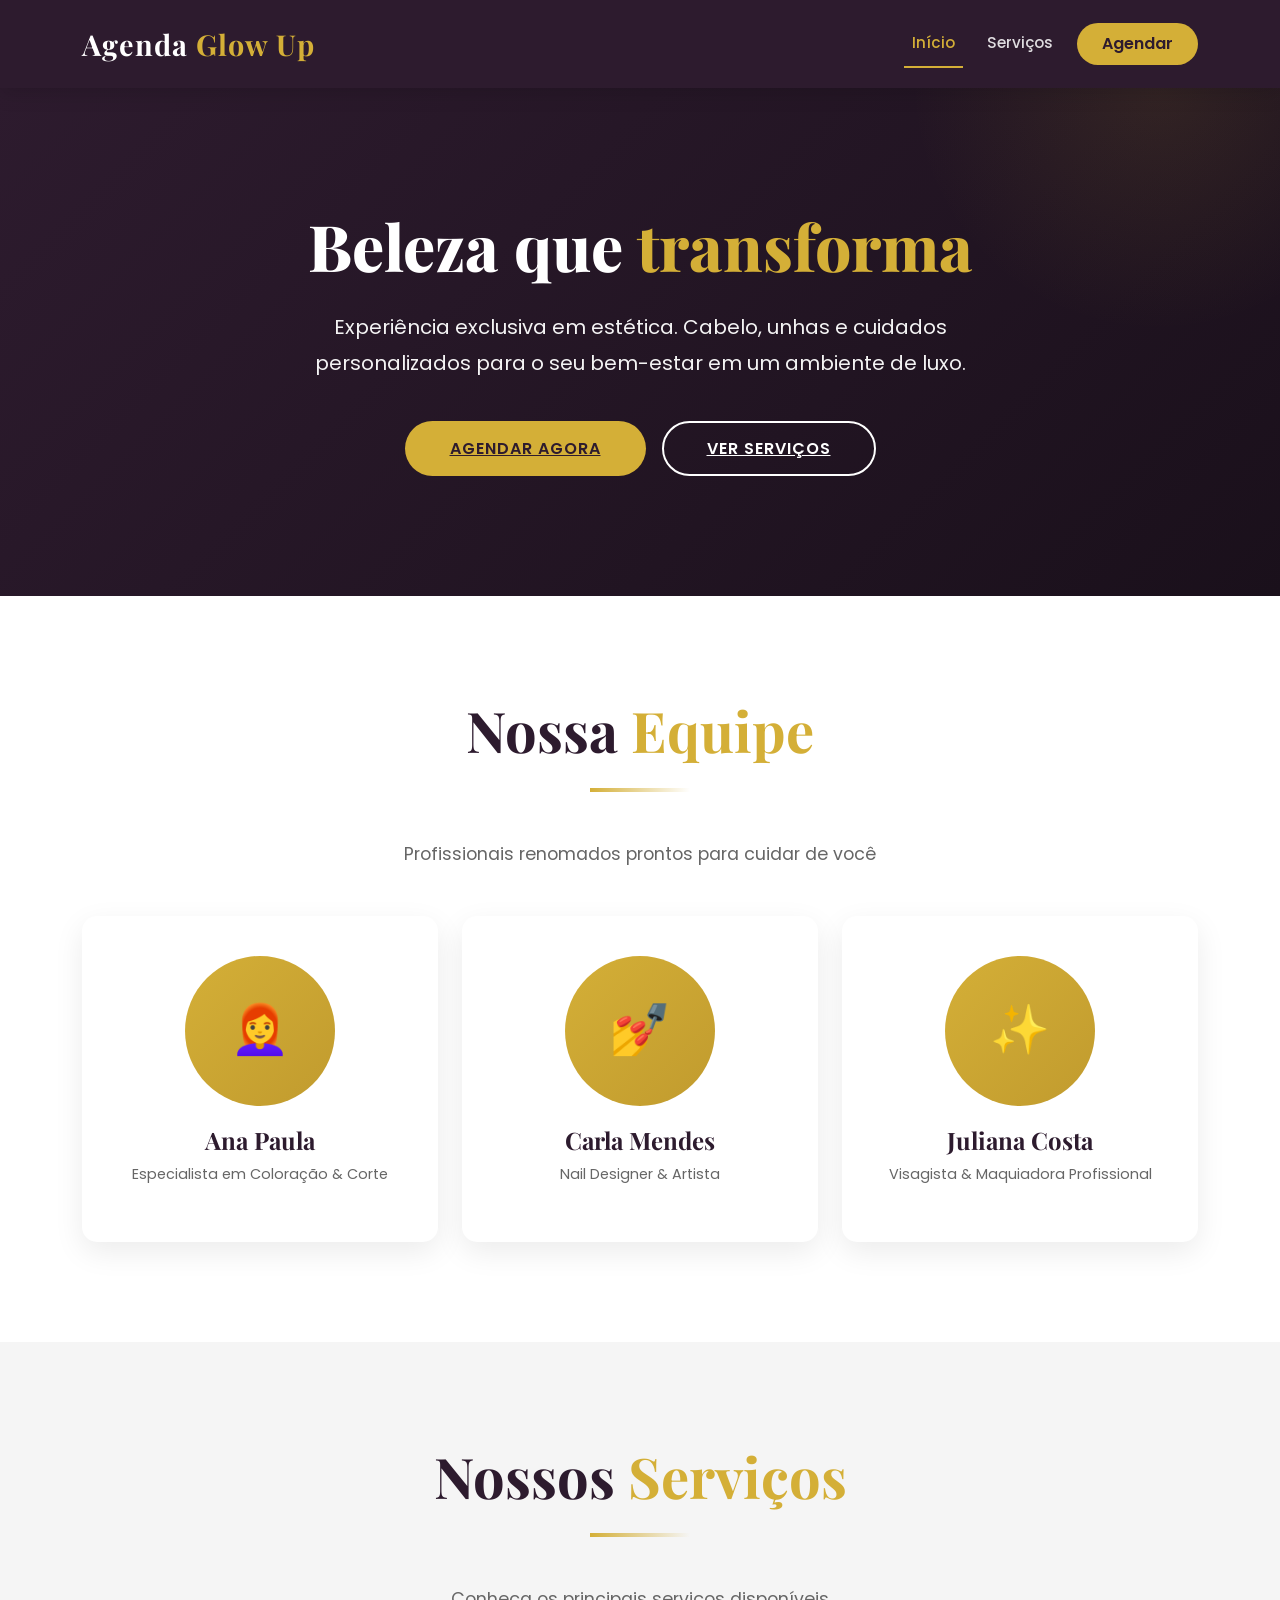
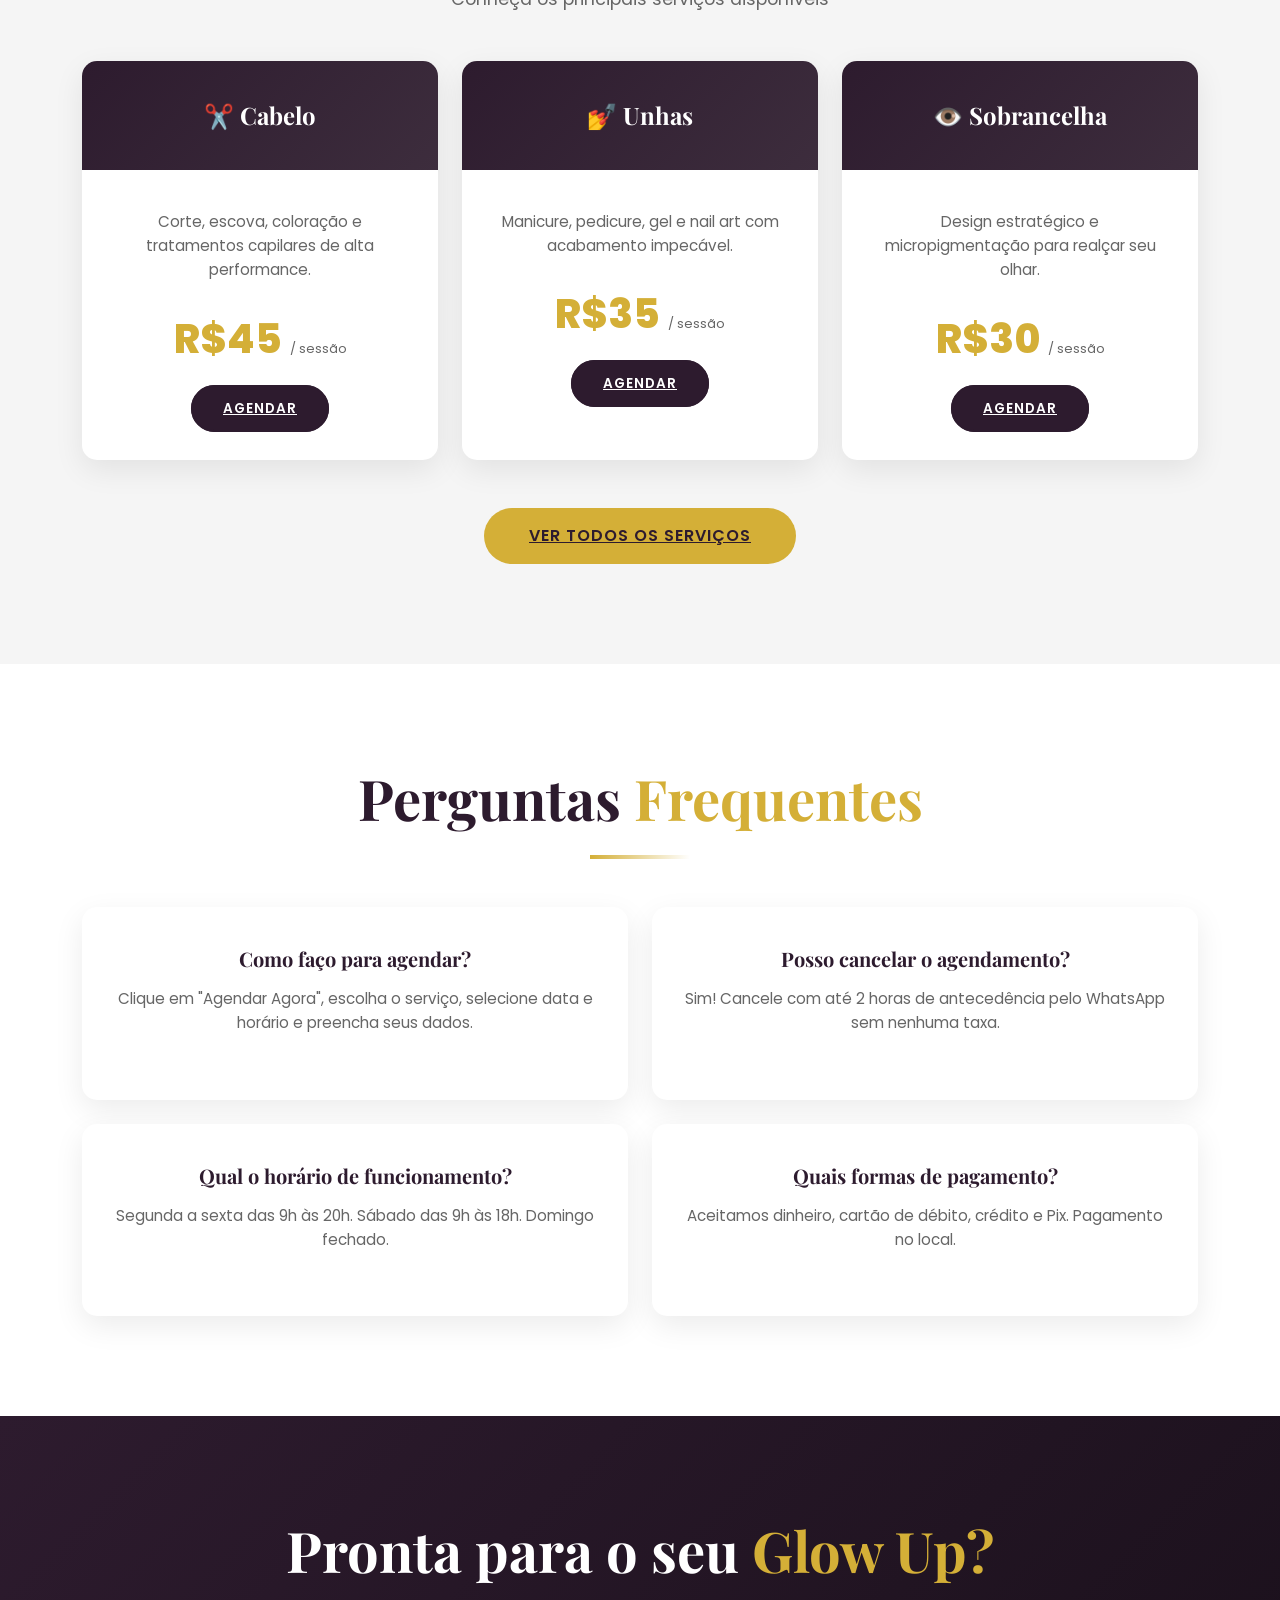
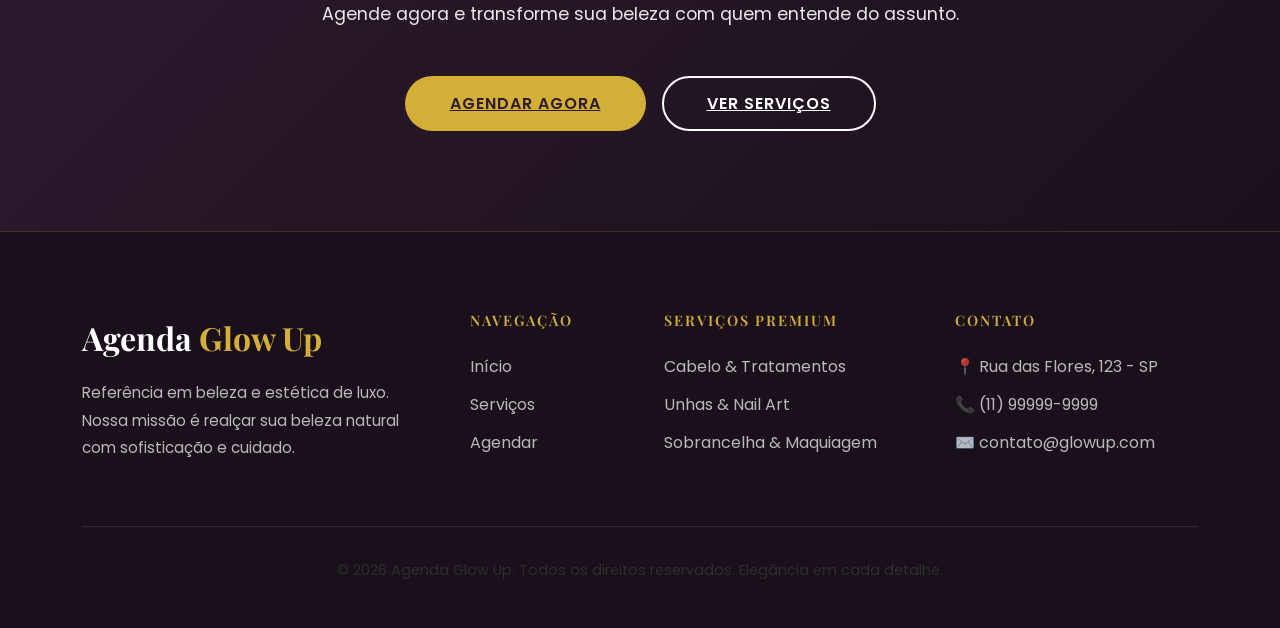
<file: index.html>
<!DOCTYPE html>
<html lang="pt-BR">
<head>
    <meta charset="UTF-8">
    <meta name="viewport" content="width=device-width, initial-scale=1.0">
    <meta name="description" content="Agenda Glow Up - Beleza e Estética de Luxo">
    <title>Agenda Glow Up — Beleza e Bem-estar Premium</title>
    <link href="https://cdn.jsdelivr.net/npm/bootstrap@5.3.0/dist/css/bootstrap.min.css" rel="stylesheet">
    <link href="https://fonts.googleapis.com/css2?family=Playfair+Display:wght@700&family=Poppins:wght@300;400;500;600;700&display=swap" rel="stylesheet">
    <link rel="stylesheet" href="css/style.css">
</head>
<body>

    <!-- NAVBAR -->
    <nav class="navbar navbar-expand-lg navbar-dark">
        <div class="container">
            <a class="navbar-brand" href="index.html">Agenda <span>Glow Up</span></a>
            <button class="navbar-toggler" type="button" data-bs-toggle="collapse" data-bs-target="#navbarNav" aria-controls="navbarNav" aria-expanded="false" aria-label="Toggle navigation">
                <span class="navbar-toggler-icon"></span>
            </button>
            <div class="collapse navbar-collapse" id="navbarNav">
                <ul class="navbar-nav ms-auto">
                    <li class="nav-item">
                        <a class="nav-link active" aria-current="page" href="index.html">Início</a>
                    </li>
                    <li class="nav-item">
                        <a class="nav-link" href="servicos.html">Serviços</a>
                    </li>
                    <li class="nav-item">
                        <a class="btn btn-nav ms-2" href="agendamento.html">Agendar</a>
                    </li>
                </ul>
            </div>
        </div>
    </nav>

    <!-- HERO SECTION -->
    <section class="hero d-flex align-items-center">
        <div class="container text-center">
            <h1>Beleza que <span>transforma</span></h1>
            <p>Experiência exclusiva em estética. Cabelo, unhas e cuidados personalizados para o seu bem-estar em um ambiente de luxo.</p>
            <div class="d-flex justify-content-center gap-3 flex-wrap">
                <a href="agendamento.html" class="btn-primary-custom">Agendar Agora</a>
                <a href="servicos.html" class="btn-secondary-custom">Ver Serviços</a>
            </div>
        </div>
    </section>

    <!-- EQUIPE SECTION -->
    <section class="container">
        <h2 class="section-title">Nossa <span>Equipe</span></h2>
        <div class="divider"></div>
        <p class="section-subtitle">Profissionais renomados prontos para cuidar de você</p>
        
        <div class="row g-4">
            <div class="col-md-4">
                <div class="team-card">
                    <div class="team-avatar">👩‍🦰</div>
                    <h4>Ana Paula</h4>
                    <p>Especialista em Coloração & Corte</p>
                </div>
            </div>
            <div class="col-md-4">
                <div class="team-card">
                    <div class="team-avatar">💅</div>
                    <h4>Carla Mendes</h4>
                    <p>Nail Designer & Artista</p>
                </div>
            </div>
            <div class="col-md-4">
                <div class="team-card">
                    <div class="team-avatar">✨</div>
                    <h4>Juliana Costa</h4>
                    <p>Visagista & Maquiadora Profissional</p>
                </div>
            </div>
        </div>
    </section>

    <!-- SERVIÇOS SECTION -->
    <section class="bg-light-custom">
        <div class="container">
            <h2 class="section-title">Nossos <span>Serviços</span></h2>
            <div class="divider"></div>
            <p class="section-subtitle">Conheça os principais serviços disponíveis</p>
            
            <div class="row g-4">
                <div class="col-md-4">
                    <div class="card-service">
                        <div class="card-service-header">
                            <h3>✂️ Cabelo</h3>
                        </div>
                        <div class="card-service-body">
                            <p>Corte, escova, coloração e tratamentos capilares de alta performance.</p>
                            <div class="price-tag">R$45 <small>/ sessão</small></div>
                            <a href="agendamento.html" class="btn-service">Agendar</a>
                        </div>
                    </div>
                </div>
                <div class="col-md-4">
                    <div class="card-service">
                        <div class="card-service-header">
                            <h3>💅 Unhas</h3>
                        </div>
                        <div class="card-service-body">
                            <p>Manicure, pedicure, gel e nail art com acabamento impecável.</p>
                            <div class="price-tag">R$35 <small>/ sessão</small></div>
                            <a href="agendamento.html" class="btn-service">Agendar</a>
                        </div>
                    </div>
                </div>
                <div class="col-md-4">
                    <div class="card-service">
                        <div class="card-service-header">
                            <h3>👁️ Sobrancelha</h3>
                        </div>
                        <div class="card-service-body">
                            <p>Design estratégico e micropigmentação para realçar seu olhar.</p>
                            <div class="price-tag">R$30 <small>/ sessão</small></div>
                            <a href="agendamento.html" class="btn-service">Agendar</a>
                        </div>
                    </div>
                </div>
            </div>
            
            <div class="text-center mt-5">
                <a href="servicos.html" class="btn-primary-custom">Ver Todos os Serviços</a>
            </div>
        </div>
    </section>

    <!-- FAQ SECTION -->
    <section class="container">
        <h2 class="section-title">Perguntas <span>Frequentes</span></h2>
        <div class="divider"></div>
        
        <div class="row g-4">
            <div class="col-md-6">
                <div class="card-service">
                    <div class="card-service-body">
                        <h5 style="color: var(--primary); margin-bottom: 1rem;">Como faço para agendar?</h5>
                        <p>Clique em "Agendar Agora", escolha o serviço, selecione data e horário e preencha seus dados.</p>
                    </div>
                </div>
            </div>
            <div class="col-md-6">
                <div class="card-service">
                    <div class="card-service-body">
                        <h5 style="color: var(--primary); margin-bottom: 1rem;">Posso cancelar o agendamento?</h5>
                        <p>Sim! Cancele com até 2 horas de antecedência pelo WhatsApp sem nenhuma taxa.</p>
                    </div>
                </div>
            </div>
            <div class="col-md-6">
                <div class="card-service">
                    <div class="card-service-body">
                        <h5 style="color: var(--primary); margin-bottom: 1rem;">Qual o horário de funcionamento?</h5>
                        <p>Segunda a sexta das 9h às 20h. Sábado das 9h às 18h. Domingo fechado.</p>
                    </div>
                </div>
            </div>
            <div class="col-md-6">
                <div class="card-service">
                    <div class="card-service-body">
                        <h5 style="color: var(--primary); margin-bottom: 1rem;">Quais formas de pagamento?</h5>
                        <p>Aceitamos dinheiro, cartão de débito, crédito e Pix. Pagamento no local.</p>
                    </div>
                </div>
            </div>
        </div>
    </section>

    <!-- CTA SECTION -->
    <section class="bg-dark-custom">
        <div class="container text-center">
            <h2 class="section-title">Pronta para o seu <span>Glow Up?</span></h2>
            <p class="section-subtitle">Agende agora e transforme sua beleza com quem entende do assunto.</p>
            <div class="d-flex justify-content-center gap-3 flex-wrap">
                <a href="agendamento.html" class="btn-primary-custom">Agendar Agora</a>
                <a href="servicos.html" class="btn-secondary-custom">Ver Serviços</a>
            </div>
        </div>
    </section>

    <!-- FOOTER -->
    <footer>
        <div class="container">
            <div class="row g-5">
                <div class="col-lg-4">
                    <div class="footer-brand">Agenda <span>Glow Up</span></div>
                    <p class="footer-text">Referência em beleza e estética de luxo. Nossa missão é realçar sua beleza natural com sofisticação e cuidado.</p>
                </div>
                <div class="col-lg-2 footer-section">
                    <h5>Navegação</h5>
                    <ul class="footer-links">
                        <li><a href="index.html">Início</a></li>
                        <li><a href="servicos.html">Serviços</a></li>
                        <li><a href="agendamento.html">Agendar</a></li>
                    </ul>
                </div>
                <div class="col-lg-3 footer-section">
                    <h5>Serviços Premium</h5>
                    <ul class="footer-links">
                        <li><a href="servicos.html">Cabelo & Tratamentos</a></li>
                        <li><a href="servicos.html">Unhas & Nail Art</a></li>
                        <li><a href="servicos.html">Sobrancelha & Maquiagem</a></li>
                    </ul>
                </div>
                <div class="col-lg-3 footer-section">
                    <h5>Contato</h5>
                    <ul class="footer-links">
                        <li><a href="#">📍 Rua das Flores, 123 - SP</a></li>
                        <li><a href="#">📞 (11) 99999-9999</a></li>
                        <li><a href="#">✉️ contato@glowup.com</a></li>
                    </ul>
                </div>
            </div>
            <div class="footer-bottom">
                <p>© 2026 Agenda Glow Up. Todos os direitos reservados. Elegância em cada detalhe.</p>
            </div>
        </div>
    </footer>

    <script src="https://cdn.jsdelivr.net/npm/bootstrap@5.3.0/dist/js/bootstrap.bundle.min.js"></script>
</body>
</html>
</file>
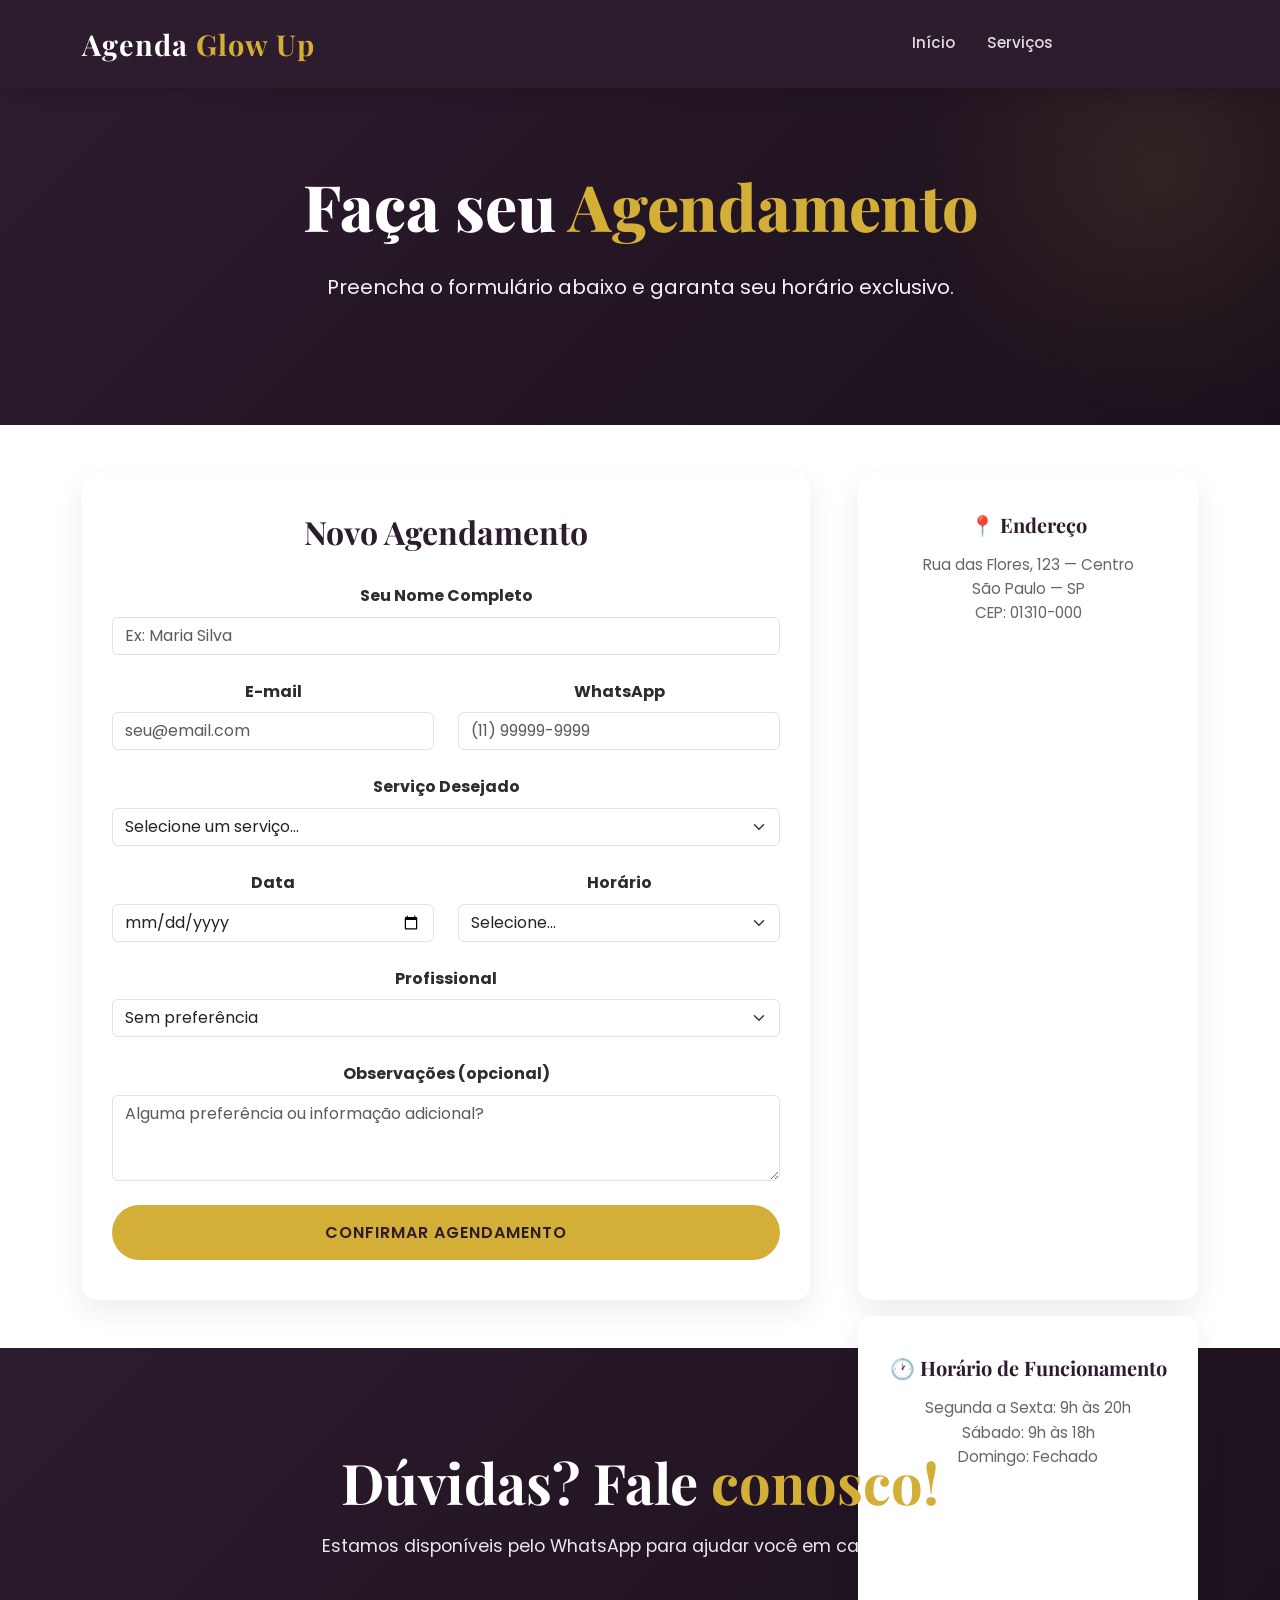
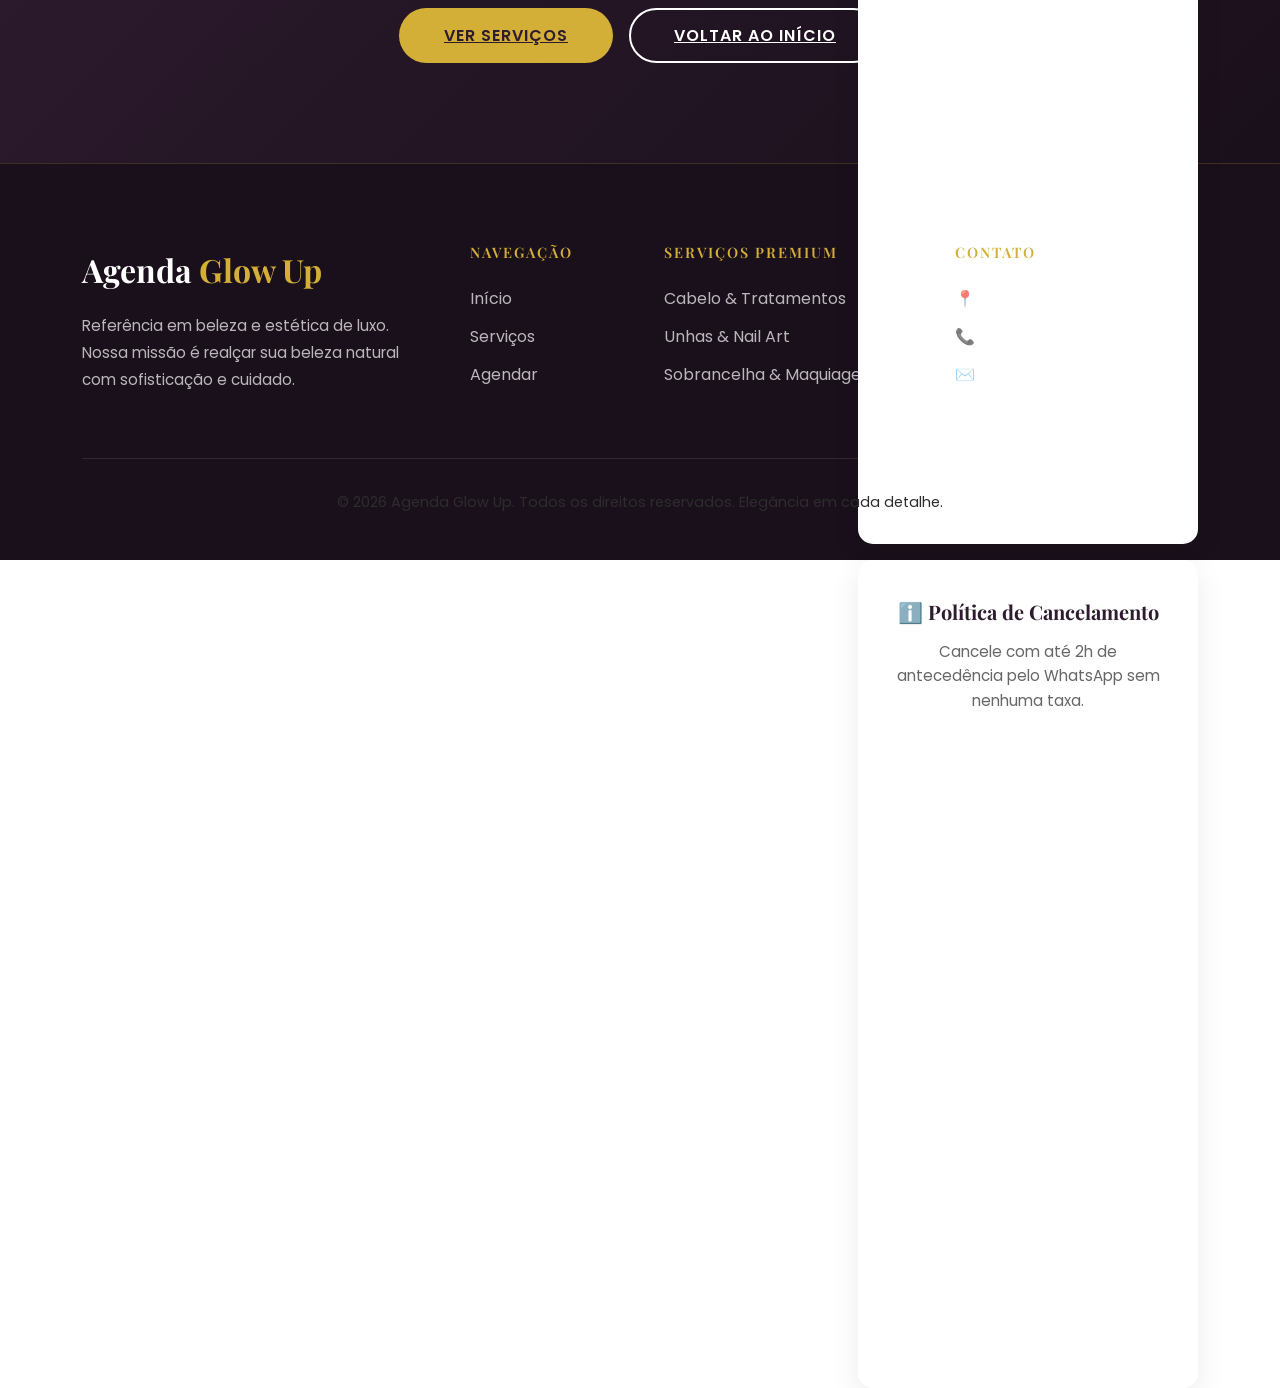
<file: agendamento.html>
<!DOCTYPE html>
<html lang="pt-BR">
<head>
    <meta charset="UTF-8">
    <meta name="viewport" content="width=device-width, initial-scale=1.0">
    <meta name="description" content="Agendamento - Agenda Glow Up">
    <title>Agendamento — Agenda Glow Up</title>
    <link href="https://cdn.jsdelivr.net/npm/bootstrap@5.3.0/dist/css/bootstrap.min.css" rel="stylesheet">
    <link href="https://fonts.googleapis.com/css2?family=Playfair+Display:wght@700&family=Poppins:wght@300;400;500;600;700&display=swap" rel="stylesheet">
    <link rel="stylesheet" href="css/style.css">
</head>
<body>

    <!-- NAVBAR -->
    <nav class="navbar navbar-expand-lg navbar-dark">
        <div class="container">
            <a class="navbar-brand" href="index.html">Agenda <span>Glow Up</span></a>
            <button class="navbar-toggler" type="button" data-bs-toggle="collapse" data-bs-target="#navbarNav" aria-controls="navbarNav" aria-expanded="false" aria-label="Toggle navigation">
                <span class="navbar-toggler-icon"></span>
            </button>
            <div class="collapse navbar-collapse" id="navbarNav">
                <ul class="navbar-nav ms-auto">
                    <li class="nav-item">
                        <a class="nav-link" href="index.html">Início</a>
                    </li>
                    <li class="nav-item">
                        <a class="nav-link" href="servicos.html">Serviços</a>
                    </li>
                    <li class="nav-item">
                        <a class="btn btn-nav ms-2 active" href="agendamento.html">Agendar</a>
                    </li>
                </ul>
            </div>
        </div>
    </nav>

    <!-- HERO SECTION -->
    <section class="hero d-flex align-items-center" style="padding: 80px 0;">
        <div class="container text-center">
            <h1>Faça seu <span>Agendamento</span></h1>
            <p>Preencha o formulário abaixo e garanta seu horário exclusivo.</p>
        </div>
    </section>

    <!-- FORM SECTION -->
    <section class="container py-5">
        <div class="row g-5">
            <div class="col-lg-8">
                <div class="card-service">
                    <div class="card-service-body">
                        <h2 style="color: var(--primary); margin-bottom: 2rem;">Novo Agendamento</h2>
                        <form id="agendamentoForm">
                            <div class="mb-4">
                                <label for="nome" class="form-label fw-bold">Seu Nome Completo</label>
                                <input type="text" class="form-control" id="nome" placeholder="Ex: Maria Silva" required>
                            </div>
                            <div class="row mb-4">
                                <div class="col-md-6">
                                    <label for="email" class="form-label fw-bold">E-mail</label>
                                    <input type="email" class="form-control" id="email" placeholder="seu@email.com" required>
                                </div>
                                <div class="col-md-6">
                                    <label for="whatsapp" class="form-label fw-bold">WhatsApp</label>
                                    <input type="tel" class="form-control" id="whatsapp" placeholder="(11) 99999-9999" required>
                                </div>
                            </div>
                            <div class="mb-4">
                                <label for="servico" class="form-label fw-bold">Serviço Desejado</label>
                                <select class="form-select" id="servico" required>
                                    <option value="">Selecione um serviço...</option>
                                    <optgroup label="Cabelo">
                                        <option value="corte">Corte Feminino — R$45</option>
                                        <option value="escova">Escova Progressiva — R$180</option>
                                        <option value="coloracao">Coloração — a partir de R$120</option>
                                    </optgroup>
                                    <optgroup label="Unhas">
                                        <option value="manicure">Manicure — R$35</option>
                                        <option value="gel">Unhas em Gel — R$90</option>
                                        <option value="nailart">Nail Art — a partir de R$60</option>
                                    </optgroup>
                                    <optgroup label="Sobrancelha e Maquiagem">
                                        <option value="sobrancelha">Design de Sobrancelha — R$30</option>
                                        <option value="maquiagem">Maquiagem Social — R$80</option>
                                        <option value="pacote">Pacote Completo — R$220</option>
                                    </optgroup>
                                </select>
                            </div>
                            <div class="row mb-4">
                                <div class="col-md-6">
                                    <label for="data" class="form-label fw-bold">Data</label>
                                    <input type="date" class="form-control" id="data" required>
                                </div>
                                <div class="col-md-6">
                                    <label for="horario" class="form-label fw-bold">Horário</label>
                                    <select class="form-select" id="horario" required>
                                        <option value="">Selecione...</option>
                                        <option value="09:00">09:00</option>
                                        <option value="09:30">09:30</option>
                                        <option value="10:30">10:30</option>
                                        <option value="11:00">11:00</option>
                                        <option value="13:00">13:00</option>
                                        <option value="13:30">13:30</option>
                                        <option value="14:00">14:00</option>
                                        <option value="15:00">15:00</option>
                                        <option value="16:00">16:00</option>
                                    </select>
                                </div>
                            </div>
                            <div class="mb-4">
                                <label for="profissional" class="form-label fw-bold">Profissional</label>
                                <select class="form-select" id="profissional">
                                    <option value="">Sem preferência</option>
                                    <option value="ana">Ana Paula</option>
                                    <option value="carla">Carla Mendes</option>
                                    <option value="juliana">Juliana Costa</option>
                                </select>
                            </div>
                            <div class="mb-4">
                                <label for="observacoes" class="form-label fw-bold">Observações (opcional)</label>
                                <textarea class="form-control" id="observacoes" rows="3" placeholder="Alguma preferência ou informação adicional?"></textarea>
                            </div>
                            <button type="submit" class="btn-primary-custom w-100" style="padding: 15px; font-size: 1rem;">Confirmar Agendamento</button>
                        </form>
                    </div>
                </div>
            </div>
            <div class="col-lg-4">
                <div class="card-service">
                    <div class="card-service-body">
                        <h5 style="color: var(--primary); margin-bottom: 1rem;">📍 Endereço</h5>
                        <p>Rua das Flores, 123 — Centro<br>São Paulo — SP<br>CEP: 01310-000</p>
                    </div>
                </div>
                <div class="card-service mt-3">
                    <div class="card-service-body">
                        <h5 style="color: var(--primary); margin-bottom: 1rem;">🕐 Horário de Funcionamento</h5>
                        <p>Segunda a Sexta: 9h às 20h<br>Sábado: 9h às 18h<br>Domingo: Fechado</p>
                    </div>
                </div>
                <div class="card-service mt-3">
                    <div class="card-service-body">
                        <h5 style="color: var(--primary); margin-bottom: 1rem;">ℹ️ Política de Cancelamento</h5>
                        <p>Cancele com até 2h de antecedência pelo WhatsApp sem nenhuma taxa.</p>
                    </div>
                </div>
            </div>
        </div>
    </section>

    <!-- CTA SECTION -->
    <section class="bg-dark-custom">
        <div class="container text-center">
            <h2 class="section-title">Dúvidas? Fale <span>conosco!</span></h2>
            <p class="section-subtitle">Estamos disponíveis pelo WhatsApp para ajudar você em cada detalhe.</p>
            <div class="d-flex justify-content-center gap-3 flex-wrap">
                <a href="servicos.html" class="btn-primary-custom">Ver Serviços</a>
                <a href="index.html" class="btn-secondary-custom">Voltar ao Início</a>
            </div>
        </div>
    </section>

    <!-- FOOTER -->
    <footer>
        <div class="container">
            <div class="row g-5">
                <div class="col-lg-4">
                    <div class="footer-brand">Agenda <span>Glow Up</span></div>
                    <p class="footer-text">Referência em beleza e estética de luxo. Nossa missão é realçar sua beleza natural com sofisticação e cuidado.</p>
                </div>
                <div class="col-lg-2 footer-section">
                    <h5>Navegação</h5>
                    <ul class="footer-links">
                        <li><a href="index.html">Início</a></li>
                        <li><a href="servicos.html">Serviços</a></li>
                        <li><a href="agendamento.html">Agendar</a></li>
                    </ul>
                </div>
                <div class="col-lg-3 footer-section">
                    <h5>Serviços Premium</h5>
                    <ul class="footer-links">
                        <li><a href="servicos.html">Cabelo & Tratamentos</a></li>
                        <li><a href="servicos.html">Unhas & Nail Art</a></li>
                        <li><a href="servicos.html">Sobrancelha & Maquiagem</a></li>
                    </ul>
                </div>
                <div class="col-lg-3 footer-section">
                    <h5>Contato</h5>
                    <ul class="footer-links">
                        <li><a href="#">📍 Rua das Flores, 123 - SP</a></li>
                        <li><a href="#">📞 (11) 99999-9999</a></li>
                        <li><a href="#">✉️ contato@glowup.com</a></li>
                    </ul>
                </div>
            </div>
            <div class="footer-bottom">
                <p>© 2026 Agenda Glow Up. Todos os direitos reservados. Elegância em cada detalhe.</p>
            </div>
        </div>
    </footer>

    <script src="https://cdn.jsdelivr.net/npm/bootstrap@5.3.0/dist/js/bootstrap.bundle.min.js"></script>
    <script>
        document.getElementById('agendamentoForm').addEventListener('submit', function(e) {
            e.preventDefault();
            alert('Agendamento realizado com sucesso! Você receberá uma confirmação por e-mail.');
            this.reset();
        });
    </script>
</body>
</html>
</file>
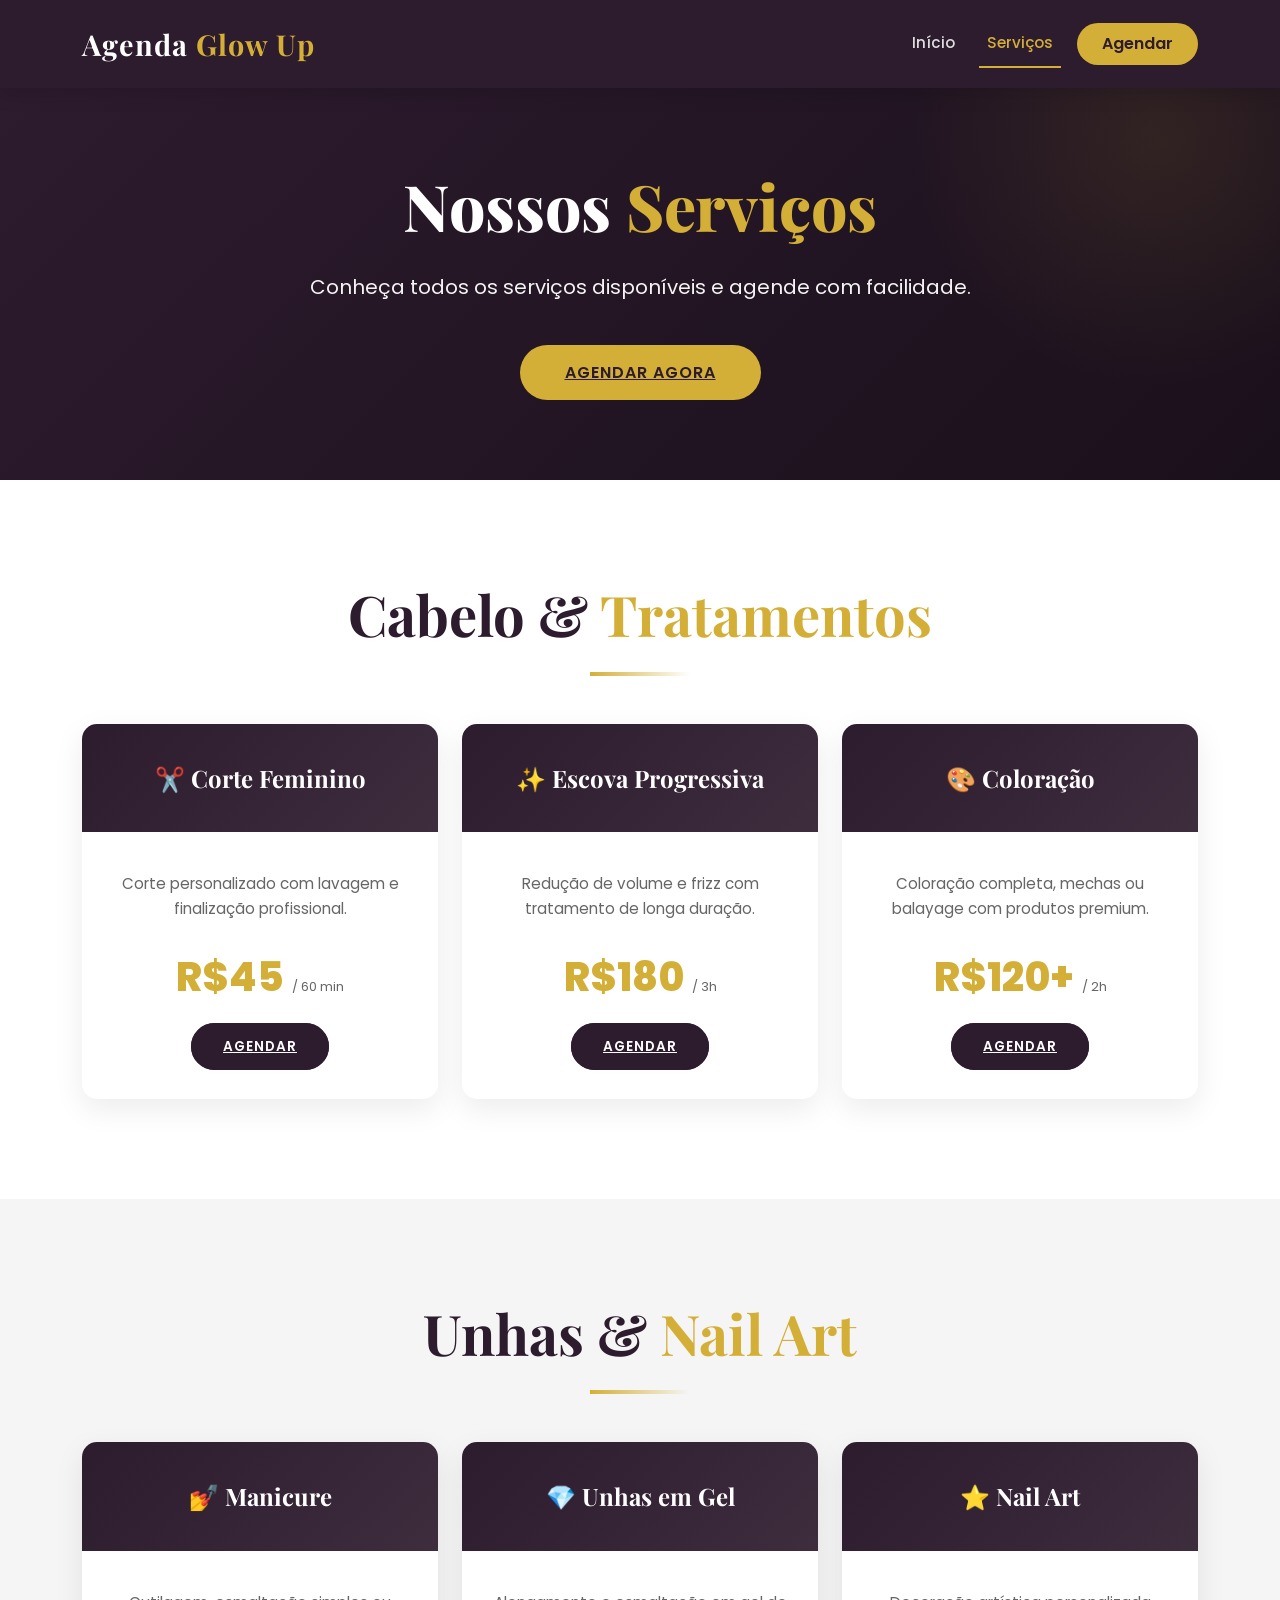
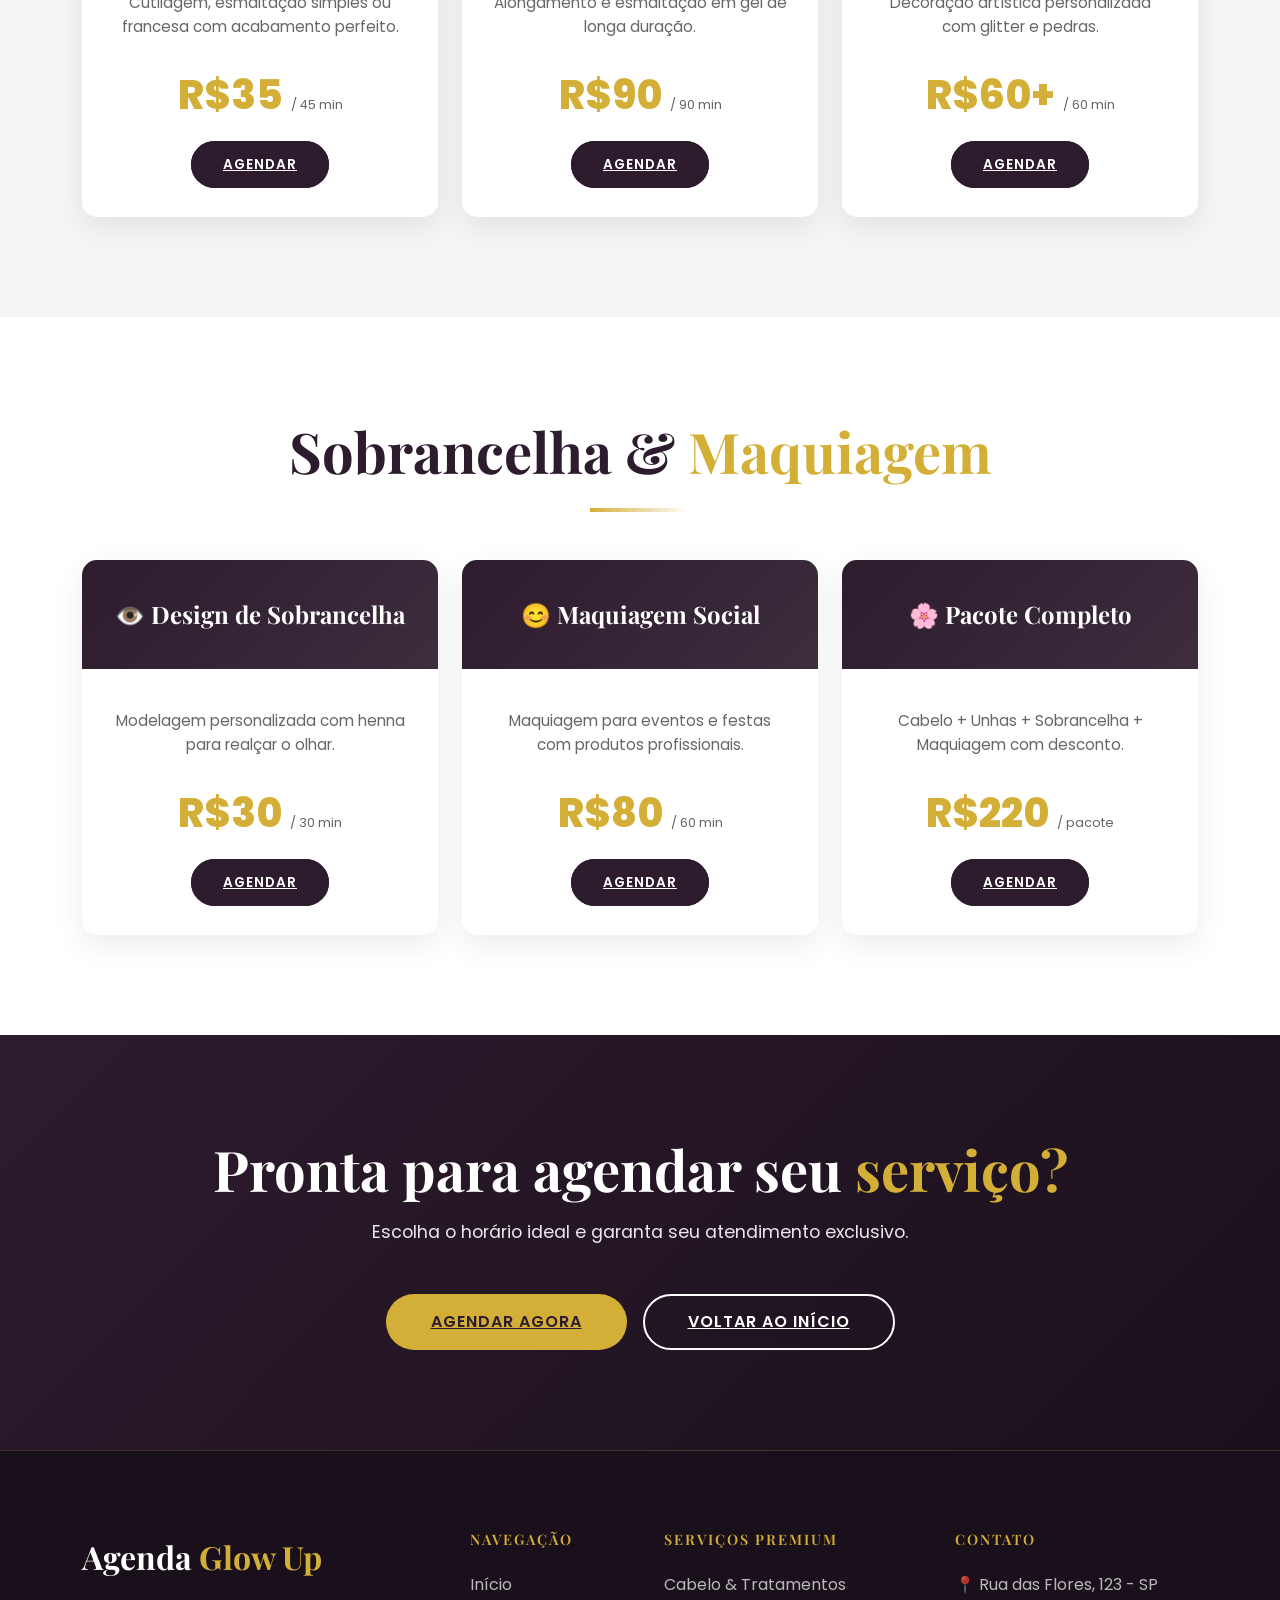
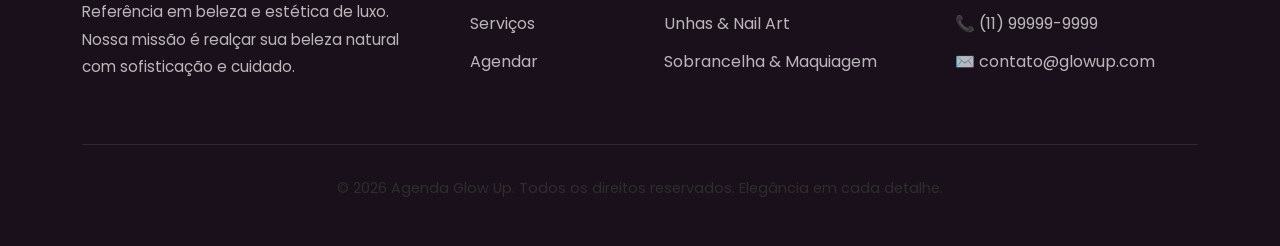
<file: servicos.html>
<!DOCTYPE html>
<html lang="pt-BR">
<head>
    <meta charset="UTF-8">
    <meta name="viewport" content="width=device-width, initial-scale=1.0">
    <meta name="description" content="Serviços - Agenda Glow Up">
    <title>Serviços — Agenda Glow Up</title>
    <link href="https://cdn.jsdelivr.net/npm/bootstrap@5.3.0/dist/css/bootstrap.min.css" rel="stylesheet">
    <link href="https://fonts.googleapis.com/css2?family=Playfair+Display:wght@700&family=Poppins:wght@300;400;500;600;700&display=swap" rel="stylesheet">
    <link rel="stylesheet" href="css/style.css">
</head>
<body>

    <!-- NAVBAR -->
    <nav class="navbar navbar-expand-lg navbar-dark">
        <div class="container">
            <a class="navbar-brand" href="index.html">Agenda <span>Glow Up</span></a>
            <button class="navbar-toggler" type="button" data-bs-toggle="collapse" data-bs-target="#navbarNav" aria-controls="navbarNav" aria-expanded="false" aria-label="Toggle navigation">
                <span class="navbar-toggler-icon"></span>
            </button>
            <div class="collapse navbar-collapse" id="navbarNav">
                <ul class="navbar-nav ms-auto">
                    <li class="nav-item">
                        <a class="nav-link" href="index.html">Início</a>
                    </li>
                    <li class="nav-item">
                        <a class="nav-link active" aria-current="page" href="servicos.html">Serviços</a>
                    </li>
                    <li class="nav-item">
                        <a class="btn btn-nav ms-2" href="agendamento.html">Agendar</a>
                    </li>
                </ul>
            </div>
        </div>
    </nav>

    <!-- HERO SECTION -->
    <section class="hero d-flex align-items-center" style="padding: 80px 0;">
        <div class="container text-center">
            <h1>Nossos <span>Serviços</span></h1>
            <p>Conheça todos os serviços disponíveis e agende com facilidade.</p>
            <a href="agendamento.html" class="btn-primary-custom">Agendar Agora</a>
        </div>
    </section>

    <!-- CABELO SECTION -->
    <section class="container">
        <h2 class="section-title">Cabelo & <span>Tratamentos</span></h2>
        <div class="divider"></div>
        
        <div class="row g-4">
            <div class="col-md-4">
                <div class="card-service">
                    <div class="card-service-header">
                        <h3>✂️ Corte Feminino</h3>
                    </div>
                    <div class="card-service-body">
                        <p>Corte personalizado com lavagem e finalização profissional.</p>
                        <div class="price-tag">R$45 <small>/ 60 min</small></div>
                        <a href="agendamento.html" class="btn-service">Agendar</a>
                    </div>
                </div>
            </div>
            <div class="col-md-4">
                <div class="card-service">
                    <div class="card-service-header">
                        <h3>✨ Escova Progressiva</h3>
                    </div>
                    <div class="card-service-body">
                        <p>Redução de volume e frizz com tratamento de longa duração.</p>
                        <div class="price-tag">R$180 <small>/ 3h</small></div>
                        <a href="agendamento.html" class="btn-service">Agendar</a>
                    </div>
                </div>
            </div>
            <div class="col-md-4">
                <div class="card-service">
                    <div class="card-service-header">
                        <h3>🎨 Coloração</h3>
                    </div>
                    <div class="card-service-body">
                        <p>Coloração completa, mechas ou balayage com produtos premium.</p>
                        <div class="price-tag">R$120+ <small>/ 2h</small></div>
                        <a href="agendamento.html" class="btn-service">Agendar</a>
                    </div>
                </div>
            </div>
        </div>
    </section>

    <!-- UNHAS SECTION -->
    <section class="bg-light-custom">
        <div class="container">
            <h2 class="section-title">Unhas & <span>Nail Art</span></h2>
            <div class="divider"></div>
            
            <div class="row g-4">
                <div class="col-md-4">
                    <div class="card-service">
                        <div class="card-service-header">
                            <h3>💅 Manicure</h3>
                        </div>
                        <div class="card-service-body">
                            <p>Cutilagem, esmaltação simples ou francesa com acabamento perfeito.</p>
                            <div class="price-tag">R$35 <small>/ 45 min</small></div>
                            <a href="agendamento.html" class="btn-service">Agendar</a>
                        </div>
                    </div>
                </div>
                <div class="col-md-4">
                    <div class="card-service">
                        <div class="card-service-header">
                            <h3>💎 Unhas em Gel</h3>
                        </div>
                        <div class="card-service-body">
                            <p>Alongamento e esmaltação em gel de longa duração.</p>
                            <div class="price-tag">R$90 <small>/ 90 min</small></div>
                            <a href="agendamento.html" class="btn-service">Agendar</a>
                        </div>
                    </div>
                </div>
                <div class="col-md-4">
                    <div class="card-service">
                        <div class="card-service-header">
                            <h3>⭐ Nail Art</h3>
                        </div>
                        <div class="card-service-body">
                            <p>Decoração artística personalizada com glitter e pedras.</p>
                            <div class="price-tag">R$60+ <small>/ 60 min</small></div>
                            <a href="agendamento.html" class="btn-service">Agendar</a>
                        </div>
                    </div>
                </div>
            </div>
        </div>
    </section>

    <!-- SOBRANCELHA SECTION -->
    <section class="container">
        <h2 class="section-title">Sobrancelha & <span>Maquiagem</span></h2>
        <div class="divider"></div>
        
        <div class="row g-4">
            <div class="col-md-4">
                <div class="card-service">
                    <div class="card-service-header">
                        <h3>👁️ Design de Sobrancelha</h3>
                    </div>
                    <div class="card-service-body">
                        <p>Modelagem personalizada com henna para realçar o olhar.</p>
                        <div class="price-tag">R$30 <small>/ 30 min</small></div>
                        <a href="agendamento.html" class="btn-service">Agendar</a>
                    </div>
                </div>
            </div>
            <div class="col-md-4">
                <div class="card-service">
                    <div class="card-service-header">
                        <h3>😊 Maquiagem Social</h3>
                    </div>
                    <div class="card-service-body">
                        <p>Maquiagem para eventos e festas com produtos profissionais.</p>
                        <div class="price-tag">R$80 <small>/ 60 min</small></div>
                        <a href="agendamento.html" class="btn-service">Agendar</a>
                    </div>
                </div>
            </div>
            <div class="col-md-4">
                <div class="card-service">
                    <div class="card-service-header">
                        <h3>🌸 Pacote Completo</h3>
                    </div>
                    <div class="card-service-body">
                        <p>Cabelo + Unhas + Sobrancelha + Maquiagem com desconto.</p>
                        <div class="price-tag">R$220 <small>/ pacote</small></div>
                        <a href="agendamento.html" class="btn-service">Agendar</a>
                    </div>
                </div>
            </div>
        </div>
    </section>

    <!-- CTA SECTION -->
    <section class="bg-dark-custom">
        <div class="container text-center">
            <h2 class="section-title">Pronta para agendar seu <span>serviço?</span></h2>
            <p class="section-subtitle">Escolha o horário ideal e garanta seu atendimento exclusivo.</p>
            <div class="d-flex justify-content-center gap-3 flex-wrap">
                <a href="agendamento.html" class="btn-primary-custom">Agendar Agora</a>
                <a href="index.html" class="btn-secondary-custom">Voltar ao Início</a>
            </div>
        </div>
    </section>

    <!-- FOOTER -->
    <footer>
        <div class="container">
            <div class="row g-5">
                <div class="col-lg-4">
                    <div class="footer-brand">Agenda <span>Glow Up</span></div>
                    <p class="footer-text">Referência em beleza e estética de luxo. Nossa missão é realçar sua beleza natural com sofisticação e cuidado.</p>
                </div>
                <div class="col-lg-2 footer-section">
                    <h5>Navegação</h5>
                    <ul class="footer-links">
                        <li><a href="index.html">Início</a></li>
                        <li><a href="servicos.html">Serviços</a></li>
                        <li><a href="agendamento.html">Agendar</a></li>
                    </ul>
                </div>
                <div class="col-lg-3 footer-section">
                    <h5>Serviços Premium</h5>
                    <ul class="footer-links">
                        <li><a href="servicos.html">Cabelo & Tratamentos</a></li>
                        <li><a href="servicos.html">Unhas & Nail Art</a></li>
                        <li><a href="servicos.html">Sobrancelha & Maquiagem</a></li>
                    </ul>
                </div>
                <div class="col-lg-3 footer-section">
                    <h5>Contato</h5>
                    <ul class="footer-links">
                        <li><a href="#">📍 Rua das Flores, 123 - SP</a></li>
                        <li><a href="#">📞 (11) 99999-9999</a></li>
                        <li><a href="#">✉️ contato@glowup.com</a></li>
                    </ul>
                </div>
            </div>
            <div class="footer-bottom">
                <p>© 2026 Agenda Glow Up. Todos os direitos reservados. Elegância em cada detalhe.</p>
            </div>
        </div>
    </footer>

    <script src="https://cdn.jsdelivr.net/npm/bootstrap@5.3.0/dist/js/bootstrap.bundle.min.js"></script>
</body>
</html>
</file>
<file: css/style.css>
/* ============================================
   AGENDA GLOW UP - VERSÃO SOFISTICADA
   Luxo, Elegância e Modernidade
   ============================================ */

:root {
    --primary: #2d1b2e;
    --secondary: #d4af37;
    --accent: #f8f1f1;
    --text-dark: #2d2d2d;
    --text-light: #666666;
    --white: #ffffff;
    --dark-bg: #1a101b;
    --light-bg: #f5f5f5;
}

* {
    margin: 0;
    padding: 0;
    box-sizing: border-box;
}

html, body {
    height: 100%;
    scroll-behavior: smooth;
}

body {
    font-family: 'Poppins', -apple-system, BlinkMacSystemFont, 'Segoe UI', sans-serif;
    color: var(--text-dark);
    background-color: var(--white);
    line-height: 1.6;
}

h1, h2, h3, h4, h5, h6 {
    font-family: 'Playfair Display', serif;
    font-weight: 700;
    color: var(--primary);
}

p {
    color: var(--text-dark);
}

a {
    transition: all 0.3s ease;
}

/* ============================================
   NAVBAR
   ============================================ */

.navbar {
    background-color: var(--primary) !important;
    padding: 1rem 0;
    box-shadow: 0 4px 20px rgba(0, 0, 0, 0.15);
    position: sticky;
    top: 0;
    z-index: 1000;
}

.navbar-brand {
    font-family: 'Playfair Display', serif;
    font-size: 1.8rem;
    font-weight: 700;
    color: var(--white) !important;
    letter-spacing: 1px;
}

.navbar-brand span {
    color: var(--secondary);
}

.nav-link {
    color: rgba(255, 255, 255, 0.85) !important;
    font-weight: 500;
    font-size: 0.95rem;
    margin: 0 0.5rem;
    position: relative;
    transition: color 0.3s ease;
}

.nav-link::after {
    content: '';
    position: absolute;
    bottom: -5px;
    left: 0;
    width: 0;
    height: 2px;
    background-color: var(--secondary);
    transition: width 0.3s ease;
}

.nav-link:hover::after,
.nav-link.active::after {
    width: 100%;
}

.nav-link:hover,
.nav-link.active {
    color: var(--secondary) !important;
}

.btn-nav {
    background-color: var(--secondary);
    color: var(--primary) !important;
    border-radius: 50px;
    padding: 0.5rem 1.5rem;
    font-weight: 600;
    transition: all 0.3s ease;
}

.btn-nav:hover {
    background-color: var(--white);
    transform: translateY(-2px);
    box-shadow: 0 5px 15px rgba(212, 175, 55, 0.3);
}

/* ============================================
   HERO SECTION
   ============================================ */

.hero {
    background: linear-gradient(135deg, var(--primary) 0%, var(--dark-bg) 100%);
    color: var(--white);
    padding: 120px 0;
    position: relative;
    overflow: hidden;
}

.hero::before {
    content: '';
    position: absolute;
    top: -50%;
    right: -10%;
    width: 500px;
    height: 500px;
    background: radial-gradient(circle, rgba(212, 175, 55, 0.1) 0%, transparent 70%);
    border-radius: 50%;
    pointer-events: none;
}

.hero h1 {
    font-size: 4rem;
    font-weight: 800;
    margin-bottom: 1.5rem;
    color: var(--white);
    line-height: 1.2;
}

.hero h1 span {
    color: var(--secondary);
}

.hero p {
    font-size: 1.25rem;
    max-width: 700px;
    margin: 0 auto 2.5rem;
    color: rgba(255, 255, 255, 0.95);
    line-height: 1.8;
}

.btn-primary-custom {
    background-color: var(--secondary);
    color: var(--primary);
    border: none;
    padding: 15px 45px;
    font-weight: 600;
    font-size: 1rem;
    border-radius: 50px;
    text-transform: uppercase;
    letter-spacing: 1px;
    transition: all 0.3s ease;
    display: inline-block;
    cursor: pointer;
}

.btn-primary-custom:hover {
    background-color: var(--white);
    transform: translateY(-3px);
    box-shadow: 0 10px 30px rgba(212, 175, 55, 0.4);
}

.btn-secondary-custom {
    background-color: transparent;
    color: var(--white);
    border: 2px solid var(--white);
    padding: 13px 43px;
    font-weight: 600;
    font-size: 1rem;
    border-radius: 50px;
    text-transform: uppercase;
    letter-spacing: 1px;
    transition: all 0.3s ease;
    display: inline-block;
    cursor: pointer;
}

.btn-secondary-custom:hover {
    background-color: var(--secondary);
    border-color: var(--secondary);
    color: var(--primary);
}

/* ============================================
   SECTIONS
   ============================================ */

section {
    padding: 100px 0;
}

.section-title {
    font-size: 3.5rem;
    color: var(--primary);
    margin-bottom: 1rem;
    text-align: center;
}

.section-title span {
    color: var(--secondary);
}

.section-subtitle {
    text-align: center;
    color: var(--text-light);
    font-size: 1.1rem;
    margin-bottom: 3rem;
}

.divider {
    width: 100px;
    height: 4px;
    background: linear-gradient(90deg, var(--secondary) 0%, transparent 100%);
    margin: 1.5rem auto 3rem;
}

/* ============================================
   CARDS
   ============================================ */

.card-service {
    background: var(--white);
    border: none;
    border-radius: 15px;
    overflow: hidden;
    box-shadow: 0 10px 30px rgba(0, 0, 0, 0.08);
    transition: all 0.4s cubic-bezier(0.4, 0, 0.2, 1);
    height: 100%;
}

.card-service:hover {
    transform: translateY(-15px);
    box-shadow: 0 20px 50px rgba(0, 0, 0, 0.15);
}

.card-service-header {
    background: linear-gradient(135deg, var(--primary) 0%, #3d2d3d 100%);
    color: var(--white);
    padding: 40px 30px;
    text-align: center;
}

.card-service-header h3 {
    color: var(--white);
    font-size: 1.5rem;
    margin: 0;
}

.card-service-body {
    padding: 40px 30px;
    text-align: center;
}

.card-service-body p {
    color: var(--text-light);
    margin-bottom: 1.5rem;
    font-size: 0.95rem;
    line-height: 1.6;
}

.price-tag {
    font-size: 2.5rem;
    font-weight: 800;
    color: var(--secondary);
    margin: 1.5rem 0;
}

.price-tag small {
    font-size: 0.8rem;
    color: var(--text-light);
    font-weight: 400;
}

.btn-service {
    background-color: var(--primary);
    color: var(--white);
    border: 2px solid var(--primary);
    padding: 12px 30px;
    border-radius: 50px;
    font-weight: 600;
    text-transform: uppercase;
    font-size: 0.85rem;
    letter-spacing: 1px;
    transition: all 0.3s ease;
    width: 100%;
    cursor: pointer;
}

.btn-service:hover {
    background-color: var(--secondary);
    border-color: var(--secondary);
    color: var(--primary);
}

/* ============================================
   TEAM SECTION
   ============================================ */

.team-card {
    text-align: center;
    padding: 40px 30px;
    background: var(--white);
    border-radius: 15px;
    box-shadow: 0 10px 30px rgba(0, 0, 0, 0.08);
    transition: all 0.3s ease;
}

.team-card:hover {
    transform: translateY(-10px);
}

.team-avatar {
    width: 150px;
    height: 150px;
    background: linear-gradient(135deg, var(--secondary) 0%, #c19b2e 100%);
    border-radius: 50%;
    margin: 0 auto 20px;
    display: flex;
    align-items: center;
    justify-content: center;
    font-size: 3rem;
    color: var(--white);
}

.team-card h4 {
    color: var(--primary);
    margin-bottom: 0.5rem;
}

.team-card p {
    color: var(--text-light);
    font-size: 0.9rem;
}

/* ============================================
   BACKGROUND VARIATIONS
   ============================================ */

.bg-light-custom {
    background-color: var(--light-bg);
}

.bg-dark-custom {
    background: linear-gradient(135deg, var(--primary) 0%, var(--dark-bg) 100%);
    color: var(--white);
}

.bg-dark-custom h2,
.bg-dark-custom h3,
.bg-dark-custom h4,
.bg-dark-custom h5 {
    color: var(--white);
}

.bg-dark-custom p {
    color: rgba(255, 255, 255, 0.9);
}

.bg-dark-custom .section-title {
    color: var(--white);
}

/* ============================================
   FOOTER
   ============================================ */

footer {
    background-color: var(--dark-bg);
    color: var(--white);
    padding: 80px 0 30px;
    border-top: 1px solid rgba(212, 175, 55, 0.2);
}

.footer-brand {
    font-family: 'Playfair Display', serif;
    font-size: 2rem;
    font-weight: 700;
    margin-bottom: 1rem;
    color: var(--white);
}

.footer-brand span {
    color: var(--secondary);
}

.footer-text {
    color: rgba(255, 255, 255, 0.7);
    font-size: 0.95rem;
    line-height: 1.8;
}

.footer-section h5 {
    color: var(--secondary);
    text-transform: uppercase;
    font-size: 0.9rem;
    letter-spacing: 2px;
    margin-bottom: 1.5rem;
    font-weight: 600;
}

.footer-links {
    list-style: none;
    padding: 0;
}

.footer-links li {
    margin-bottom: 0.8rem;
}

.footer-links a {
    color: rgba(255, 255, 255, 0.7);
    text-decoration: none;
    transition: color 0.3s ease;
}

.footer-links a:hover {
    color: var(--secondary);
}

.footer-bottom {
    border-top: 1px solid rgba(255, 255, 255, 0.1);
    margin-top: 3rem;
    padding-top: 2rem;
    text-align: center;
    color: rgba(255, 255, 255, 0.5);
    font-size: 0.9rem;
}

/* ============================================
   RESPONSIVE
   ============================================ */

@media (max-width: 768px) {
    .hero h1 {
        font-size: 2.5rem;
    }

    .section-title {
        font-size: 2.2rem;
    }

    section {
        padding: 60px 0;
    }

    .btn-primary-custom,
    .btn-secondary-custom {
        padding: 12px 30px;
        font-size: 0.9rem;
    }
}

@media (max-width: 576px) {
    .hero h1 {
        font-size: 2rem;
    }

    .section-title {
        font-size: 1.8rem;
    }

    .navbar-brand {
        font-size: 1.3rem;
    }
}
</file>
